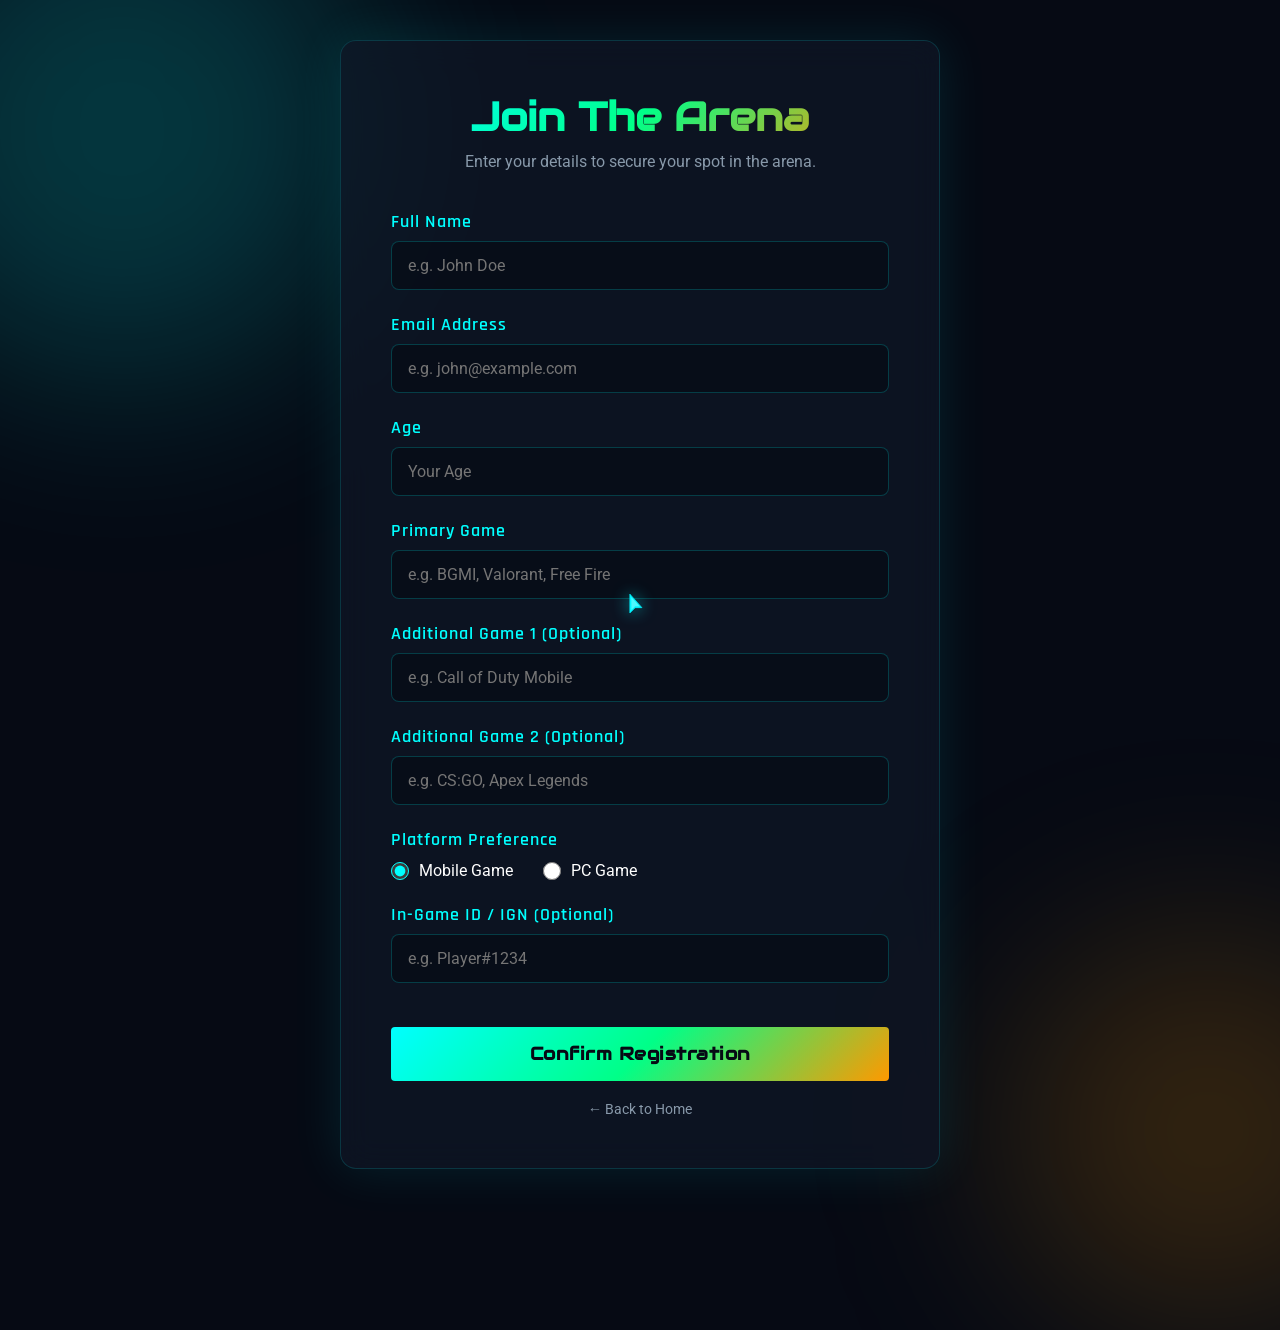
<file: register.html>
<!DOCTYPE html>
<html lang="en">

<head>
  <meta charset="UTF-8">
  <meta name="viewport" content="width=device-width, initial-scale=1.0">

  <!-- Primary Meta Tags -->
  <title>Register - Founding Member Waitlist | Squadlink</title>
  <meta name="title" content="Register - Founding Member Waitlist | Squadlink">
  <meta name="description"
    content="Join the Squadlink waitlist to become a Founding Member. Secure your early access spot on India's first gaming identity platform for esports players and creators.">
  <meta name="keywords"
    content="Squadlink registration, waitlist, gaming identity platform, esports India, gaming creators, BGMI registration, Valorant teams, find teammates, gaming community">
  <meta name="author" content="Squadlink">
  <meta name="theme-color" content="#060A14">
  <meta name="robots" content="index, follow">
  <link rel="canonical" href="https://squadlink.in/register.html">

  <!-- Open Graph / Facebook -->
  <meta property="og:type" content="website">
  <meta property="og:url" content="https://squadlink.in/register.html">
  <meta property="og:title" content="Register - Founding Member Waitlist | Squadlink">
  <meta property="og:description"
    content="Join the Squadlink waitlist to become a Founding Member. Secure your early access spot on India's first gaming identity platform for esports players and creators.">
  <meta property="og:image" content="https://squadlink.in/squadlink_logo.png">
  <meta property="og:site_name" content="Squadlink">

  <!-- Twitter -->
  <meta property="twitter:card" content="summary_large_image">
  <meta property="twitter:url" content="https://squadlink.in/register.html">
  <meta property="twitter:title" content="Register - Founding Member Waitlist | Squadlink">
  <meta property="twitter:description"
    content="Join the Squadlink waitlist to become a Founding Member. Secure your early access spot on India's first gaming identity platform for esports players and creators.">
  <meta property="twitter:image" content="https://squadlink.in/squadlink_logo.png">
  <link rel="preconnect" href="https://fonts.googleapis.com">
  <link rel="preconnect" href="https://fonts.gstatic.com" crossorigin>
  <link
    href="https://fonts.googleapis.com/css2?family=Audiowide&family=Rajdhani:wght@400;600;700&family=Roboto:wght@300;400;500;700&display=swap"
    rel="stylesheet">
  <link rel="stylesheet" href="style.css">
  <style>
    body {
      display: flex;
      justify-content: center;
      align-items: center;
      min-height: 100vh;
      background: var(--bg);
      position: relative;
    }

    .register-container {
      position: relative;
      z-index: 10;
      background: rgba(17, 24, 39, 0.7);
      backdrop-filter: blur(16px);
      -webkit-backdrop-filter: blur(16px);
      border: 1px solid var(--border);
      padding: 50px;
      border-radius: 16px;
      max-width: 600px;
      width: 90%;
      box-shadow: 0 0 50px rgba(0, 255, 255, 0.1);
      margin: 40px 0;
    }

    .register-header {
      text-align: center;
      margin-bottom: 40px;
    }

    .register-title {
      font-family: 'Audiowide', sans-serif;
      font-size: 2.5rem;
      margin-bottom: 10px;
      background: var(--grad);
      -webkit-background-clip: text;
      -webkit-text-fill-color: transparent;
      background-clip: text;
    }

    .register-sub {
      color: var(--text-mute);
      font-size: 1rem;
    }

    .form-group {
      margin-bottom: 24px;
    }

    .form-label {
      display: block;
      font-family: 'Rajdhani', sans-serif;
      font-size: 1.1rem;
      font-weight: 600;
      color: var(--cyan);
      margin-bottom: 8px;
      letter-spacing: 1px;
    }

    .form-input {
      width: 100%;
      padding: 14px 16px;
      background: rgba(6, 10, 20, 0.6);
      border: 1px solid rgba(0, 255, 255, 0.2);
      border-radius: 8px;
      color: var(--text);
      font-family: 'Roboto', sans-serif;
      font-size: 1rem;
      transition: all 0.3s ease;
      outline: none;
    }

    .form-input:focus {
      border-color: var(--cyan);
      box-shadow: 0 0 15px rgba(0, 255, 255, 0.3);
      background: rgba(6, 10, 20, 0.8);
    }

    .radio-group {
      display: flex;
      gap: 30px;
      margin-top: 10px;
    }

    .radio-label {
      display: flex;
      align-items: center;
      gap: 10px;
      cursor: pointer;
      font-family: 'Roboto', sans-serif;
      color: var(--text);
    }

    .radio-label input {
      accent-color: var(--cyan);
      width: 18px;
      height: 18px;
      cursor: pointer;
    }

    .btn-submit {
      width: 100%;
      margin-top: 20px;
      font-size: 1.1rem;
      padding: 16px;
    }

    .back-link {
      display: inline-block;
      margin-top: 20px;
      color: var(--text-mute);
      font-size: 0.9rem;
      text-align: center;
      width: 100%;
      transition: color 0.3s ease;
    }

    .back-link:hover {
      color: var(--cyan);
    }

    .status-message {
      text-align: center;
      padding: 30px 10px;
    }

    .success-message h2 {
      color: var(--green);
      font-family: 'Audiowide', sans-serif;
      margin-bottom: 10px;
    }

    .error-message {
      color: #ff4444;
      background: rgba(255, 68, 68, 0.1);
      border: 1px solid rgba(255, 68, 68, 0.3);
      border-radius: 8px;
      padding: 15px;
      margin-top: 20px;
    }

    .btn-submit:disabled {
      opacity: 0.7;
      cursor: not-allowed;
      animation: none;
      box-shadow: none;
    }
  </style>
</head>

<body>
  <!-- Custom Cursor -->
  <div class="cursor" id="cursor"></div>
  <div class="cursor-follower" id="cursorFollower"></div>

  <!-- Orb Backgrounds -->
  <div class="orb orb-cyan"
    style="width: 500px; height: 500px; top: -10%; left: -10%; animation: orbDrift 10s ease-in-out infinite;"></div>
  <div class="orb orb-orange"
    style="width: 400px; height: 400px; bottom: -10%; right: -10%; animation: orbDrift 13s ease-in-out infinite reverse;">
  </div>

  <div class="register-container scroll-reveal revealed" style="opacity: 1; transform: translateY(0);">
    <div class="register-header">
      <h1 class="register-title">Join The Arena</h1>
      <p class="register-sub">Enter your details to secure your spot in the arena.</p>
    </div>

    <form action="#" method="POST" id="registerForm">
      <div class="form-group">
        <label class="form-label" for="fullName">Full Name</label>
        <input type="text" id="fullName" name="fullName" class="form-input" placeholder="e.g. John Doe" required>
      </div>

      <div class="form-group">
        <label class="form-label" for="email">Email Address</label>
        <input type="email" id="email" name="email" class="form-input" placeholder="e.g. john@example.com" required>
      </div>

      <div class="form-group">
        <label class="form-label" for="age">Age</label>
        <input type="number" id="age" name="age" class="form-input" placeholder="Your Age" min="13" max="99" required>
      </div>

      <div class="form-group">
        <label class="form-label" for="gameName">Primary Game</label>
        <input type="text" id="gameName" name="gameName" class="form-input" placeholder="e.g. BGMI, Valorant, Free Fire"
          required>
      </div>

      <div class="form-group">
        <label class="form-label" for="additionalGame1">Additional Game 1 (Optional)</label>
        <input type="text" id="additionalGame1" name="additionalGame1" class="form-input"
          placeholder="e.g. Call of Duty Mobile">
      </div>

      <div class="form-group">
        <label class="form-label" for="additionalGame2">Additional Game 2 (Optional)</label>
        <input type="text" id="additionalGame2" name="additionalGame2" class="form-input"
          placeholder="e.g. CS:GO, Apex Legends">
      </div>

      <div class="form-group">
        <label class="form-label">Platform Preference</label>
        <div class="radio-group">
          <label class="radio-label">
            <input type="radio" name="platform" value="mobile" required checked>
            Mobile Game
          </label>
          <label class="radio-label">
            <input type="radio" name="platform" value="pc">
            PC Game
          </label>
        </div>
      </div>

      <div class="form-group">
        <label class="form-label" for="inGameId">In-Game ID / IGN (Optional)</label>
        <input type="text" id="inGameId" name="inGameId" class="form-input" placeholder="e.g. Player#1234">
      </div>

      <button type="submit" class="btn btn-primary btn-submit">
        <span class="btn-glow"></span>
        Confirm Registration
      </button>

      <a href="index.html" class="back-link">← Back to Home</a>
    </form>

    <!-- Success Message -->
    <div id="successMessage" class="status-message success-message" style="display: none;">
      <h2>Registration Successful!</h2>
      <p>Welcome to the Arena. We will be in touch soon.</p>
      <a href="index.html" class="btn btn-outline" style="margin-top: 30px;">
        <span class="btn-glow"></span>
        Return Home
      </a>
    </div>

    <!-- Error Message -->
    <div id="errorMessage" class="status-message error-message" style="display: none;">
      <p>Something went wrong submitting your registration. Please try again later.</p>
    </div>

  </div>

  <script src="script.js?v=2"></script>
  <script>
    document.getElementById('registerForm').addEventListener('submit', async function (e) {
      e.preventDefault();

      const form = e.target;
      const submitBtn = form.querySelector('.btn-submit');
      const btnText = submitBtn.innerHTML;
      const errorMessage = document.getElementById('errorMessage');
      const successMessage = document.getElementById('successMessage');

      // Hide previous error
      errorMessage.style.display = 'none';

      // Form validation check
      if (!form.checkValidity()) {
        form.reportValidity();
        return;
      }

      // Show loading state
      submitBtn.disabled = true;
      submitBtn.innerHTML = 'Submitting...';

      const formData = new FormData(form);

      // REPLACE THIS URL with your deployed Google Apps Script Web App URL
      const scriptURL = 'https://script.google.com/macros/s/AKfycbyVzG4TGYxDSdPHdZBsj47Bp8dzCnpkERIvZN5sZgVH47ycBi7vXOTgI4tT4JCQqWgM/exec';

      try {
        const response = await fetch(scriptURL, {
          method: 'POST',
          body: formData
        });

        if (response.ok) {
          form.style.display = 'none';
          successMessage.style.display = 'block';
          document.querySelector('.register-header').style.display = 'none'; // Optional: hide header for cleaner look
        } else {
          throw new Error('Network response was not ok');
        }
      } catch (error) {
        console.error('Error!', error.message);
        errorMessage.style.display = 'block';
        submitBtn.disabled = false;
        submitBtn.innerHTML = btnText;
      }
    });
  </script>
</body>

</html>
</file>
<file: style.css>
@import url('https://fonts.googleapis.com/css2?family=Audiowide&family=Rajdhani:wght@400;600;700&family=Roboto:wght@300;400;500;700&display=swap');

/* ================================================================
   CSS VARIABLES — SQUADLINK DESIGN SYSTEM
   ================================================================ */
:root {
  --cyan:       #00FFFF;
  --green:      #00FF88;
  --orange:     #FF9900;
  --yellow:     #FFD700;
  --bg:         #060A14;
  --bg2:        #0A0E1A;
  --surface:    #111827;
  --surface2:   #1a2235;
  --cyan:       #00FFFF;
  --green:      #00FF88;
  --orange:     #FF9900;
  --yellow:     #FFD700;
  --bg:         #060A14;
  --bg2:        #0A0E1A;
  --surface:    #111827;
  --surface2:   #1a2235;
  --border:     rgba(0,255,255,0.15);
  --text:       #FFFFFF;
  --text-mute:  #8899AA;
  --grad:       linear-gradient(135deg, var(--cyan), var(--green), var(--orange));
  --grad2:      linear-gradient(90deg,  var(--cyan), var(--green));
  --glow-c:     0 0 30px rgba(0,255,255,0.6);
  --glow-o:     0 0 30px rgba(255,153,0,0.6);
  --ease:       cubic-bezier(0.4, 0, 0.2, 1);
}

/* ================================================================
   RESET & BASE
   ================================================================ */
*, *::before, *::after { margin: 0; padding: 0; box-sizing: border-box; }
html { scroll-behavior: smooth; }

body {
  font-family: 'Roboto', sans-serif;
  background: var(--bg);
  color: var(--text);
  overflow-x: hidden;
}

a { text-decoration: none; color: inherit; cursor: pointer; }
button { cursor: pointer; font-family: inherit; border: none; background: none; }
img { display: block; max-width: 100%; }

/* ================================================================
   PARTICLE CANVAS
   ================================================================ */
#particleCanvas {
  position: fixed;
  top: 0; left: 0;
  width: 100%; height: 100%;
  pointer-events: none;
  z-index: 0;
  opacity: 0.6;
}

/* ================================================================
   CUSTOM CURSOR
   ================================================================ */
.cursor {
  display: none;
  position: fixed;
  width: 24px; height: 32px;
  pointer-events: none;
  z-index: 10000;
  transform: translate(0,0); /* Handled in JS exactly to follow the point */
  background: url('custom-cursor.svg') no-repeat center center;
  background-size: contain;
  filter: drop-shadow(0 0 8px rgba(0, 245, 255, 0.7));
  transition: transform 0.05s linear, scale .2s var(--ease), filter .2s var(--ease);
  will-change: transform;
}

.cursor.h-hover {
  scale: 1.25;
  filter: drop-shadow(0 0 16px rgba(0, 245, 255, 0.9)) brightness(1.2);
}

.cursor.h-active {
  scale: 0.85;
  filter: drop-shadow(0 0 4px rgba(0, 245, 255, 0.5));
}

.cursor-follower {
  display: none;
  position: fixed;
  width: 40px; height: 40px;
  border-radius: 50%;
  pointer-events: none;
  z-index: 9999;
  background: radial-gradient(circle, rgba(0, 245, 255, 0.15) 0%, transparent 70%);
  transform: translate(-50%, -50%);
  transition: transform 0.15s ease-out;
  mix-blend-mode: screen;
}

/* ================================================================
   SCROLL REVEAL ANIMATION
   ================================================================ */
.scroll-reveal {
  opacity: 0;
  transform: translateY(50px);
  transition: opacity 0.7s var(--ease), transform 0.7s var(--ease);
}
.scroll-reveal.revealed {
  opacity: 1;
  transform: translateY(0);
}

/* ================================================================
   SHARED SECTION STYLES
   ================================================================ */
.section {
  position: relative;
  padding: 120px 5vw;
  z-index: 2;
}

.section-header {
  text-align: center;
  margin-bottom: 60px;
}

.section-label {
  display: inline-block;
  font-family: 'Audiowide', sans-serif;
  font-size: .75rem;
  letter-spacing: 4px;
  text-transform: uppercase;
  color: var(--cyan);
  padding: 6px 16px;
  border: 1px solid rgba(0,255,255,0.25);
  border-radius: 2px;
  background: rgba(0,255,255,0.05);
  margin-bottom: 20px;
}

.section-title {
  font-family: 'Audiowide', sans-serif;
  font-size: clamp(2rem, 5vw, 3.5rem);
  color: var(--text);
  line-height: 1.2;
  margin-bottom: 18px;
}

.section-sub {
  font-size: 1.1rem;
  color: var(--text-mute);
  max-width: 500px;
  margin: 0 auto;
  line-height: 1.7;
}

.gradient-text {
  background: var(--grad);
  -webkit-background-clip: text;
  -webkit-text-fill-color: transparent;
  background-clip: text;
}

/* ================================================================
   BUTTONS
   ================================================================ */
.btn {
  display: inline-flex;
  align-items: center;
  justify-content: center;
  gap: 8px;
  font-family: 'Audiowide', sans-serif;
  font-size: .9rem;
  padding: 14px 34px;
  border-radius: 4px;
  position: relative;
  overflow: hidden;
  transition: transform .25s var(--ease), box-shadow .25s var(--ease);
  cursor: pointer;
  letter-spacing: .5px;
}

.btn-glow {
  position: absolute;
  inset: 0;
  background: linear-gradient(90deg, transparent, rgba(255,255,255,0.18), transparent);
  transform: translateX(-110%);
  transition: transform .5s ease;
}
.btn:hover .btn-glow { transform: translateX(110%); }

.btn-primary {
  background: var(--grad);
  color: #060A14;
  font-weight: 700;
}
.btn-primary:hover {
  transform: scale(1.05) translateY(-2px);
  box-shadow: 0 0 50px rgba(0,255,255,0.7), 0 0 100px rgba(255,153,0,0.4);
}

.btn-outline {
  border: 1.5px solid var(--cyan);
  color: var(--cyan);
  background: transparent;
}
.btn-outline:hover {
  background: rgba(0,255,255,0.08);
  box-shadow: var(--glow-c);
  transform: scale(1.05) translateY(-2px);
}

.btn-large {
  font-size: 1.1rem;
  padding: 18px 52px;
}

.btn-wide {
  width: 100%;
  max-width: 400px;
  padding: 16px;
  font-size: 1rem;
}

/* Pulse animation for primary buttons */
@keyframes btnPulse {
  0%, 100% { box-shadow: 0 0 20px rgba(0,255,255,0.4), 0 0 40px rgba(255,153,0,0.2); }
  50%       { box-shadow: 0 0 40px rgba(0,255,255,0.7), 0 0 80px rgba(255,153,0,0.4); }
}
.btn-primary { animation: btnPulse 3s ease-in-out infinite; }
.btn-primary:hover { animation: none; }

/* ================================================================
   GLO ORB HELPER
   ================================================================ */
.orb {
  position: absolute;
  border-radius: 50%;
  filter: blur(100px);
  pointer-events: none;
  z-index: 0;
}
.orb-cyan   { background: rgba(0,255,255,0.18); }
.orb-orange { background: rgba(255,153,0,0.18); }
.orb-green  { background: rgba(0,255,136,0.12); }

@keyframes orbDrift {
  0%,100% { transform: translate(0,0); }
  33%      { transform: translate(30px,-20px); }
  66%      { transform: translate(-20px,30px); }
}

/* ================================================================
   SECTION 1 — HERO
   ================================================================ */
.hero {
  min-height: 100vh;
  display: flex;
  align-items: center;
  justify-content: center;
  text-align: center;
  position: relative;
  overflow: hidden;
  padding: 0 24px;
  z-index: 1;
}

/* Perspective grid */
.hero-grid {
  position: absolute;
  inset: 0;
  background-image:
    linear-gradient(rgba(0,255,255,0.07) 1px, transparent 1px),
    linear-gradient(90deg, rgba(0,255,255,0.07) 1px, transparent 1px);
  background-size: 60px 60px;
  transform: perspective(800px) rotateX(55deg) scale(2.5) translateY(10%);
  transform-origin: bottom center;
  animation: gridScroll 12s linear infinite;
  z-index: 0;
  mask-image: linear-gradient(to bottom, transparent 0%, black 40%, black 80%, transparent 100%);
  -webkit-mask-image: linear-gradient(to bottom, transparent 0%, black 40%, black 80%, transparent 100%);
}
@keyframes gridScroll {
  0%   { background-position: 0 0; }
  100% { background-position: 0 60px; }
}

/* Orbs */
.hero .orb-cyan   { width: 600px; height: 600px; top: -10%; left: -10%; animation: orbDrift 10s ease-in-out infinite; }
.hero .orb-orange { width: 500px; height: 500px; bottom:-10%; right:-10%; animation: orbDrift 13s ease-in-out infinite reverse; }
.hero .orb-green  { width: 400px; height: 400px; top: 30%; left: 40%; animation: orbDrift 8s ease-in-out infinite 3s; }

/* Floating icons */
.float-icon {
  position: absolute;
  z-index: 3;
  pointer-events: none;
  color: var(--cyan);
  opacity: 0;
  animation: iconReveal 0.6s ease forwards, iconFloat 6s ease-in-out infinite;
}
.float-icon svg { width: 100%; height: 100%; }

.fi-1 { width: 56px; height: 56px; top: 18%; left: 8%;  color: var(--cyan);   animation-delay: 1.2s, 1.2s; animation-duration: .6s, 7s; filter: drop-shadow(0 0 12px var(--cyan)); }
.fi-2 { width: 50px; height: 50px; top: 22%; right: 9%; color: var(--orange); animation-delay: 1.4s, 1.4s; animation-duration: .6s, 5.5s; filter: drop-shadow(0 0 12px var(--orange)); }
.fi-3 { width: 44px; height: 44px; bottom: 30%; left: 12%; color: var(--green); animation-delay: 1.6s, 1.6s; animation-duration: .6s, 8s; filter: drop-shadow(0 0 12px var(--green)); }
.fi-4 { width: 38px; height: 38px; bottom: 28%; right:14%; color: var(--yellow); animation-delay: 1.8s, 1.8s; animation-duration: .6s, 6s; filter: drop-shadow(0 0 12px var(--yellow)); }
.fi-5 { width: 34px; height: 34px; top: 55%; left: 6%;  color: var(--cyan);   animation-delay: 2.0s, 2.0s; animation-duration: .6s, 9s; filter: drop-shadow(0 0 10px var(--cyan)); }

@keyframes iconReveal {
  from { opacity: 0; transform: scale(0.5); }
  to   { opacity: 0.75; transform: scale(1); }
}
@keyframes iconFloat {
  0%,100% { transform: translateY(0) rotate(-4deg); }
  50%      { transform: translateY(-18px) rotate(4deg); }
}

/* Hero content */
.hero-content {
  position: relative;
  z-index: 10;
  max-width: 800px;
  width: 100%;
  display: flex;
  flex-direction: column;
  align-items: center;
  gap: 10px;
}

.hero-logo { margin-bottom: 10px; }
#heroLogo {
  height: clamp(180px, 30vw, 360px);
  width: auto;
  object-fit: contain;
  filter: drop-shadow(0 0 40px rgba(0,255,255,0.5)) drop-shadow(0 0 80px rgba(255,153,0,0.3));
  animation: logoGlow 3s ease-in-out infinite;
}
@keyframes logoGlow {
  0%,100% { filter: drop-shadow(0 0 40px rgba(0,255,255,0.5)) drop-shadow(0 0 80px rgba(255,153,0,0.3)); }
  50%      { filter: drop-shadow(0 0 60px rgba(0,255,255,0.8)) drop-shadow(0 0 120px rgba(255,153,0,0.5)); }
}

.hero-tagline {
  font-family: 'Audiowide', sans-serif;
  font-size: clamp(1.1rem, 3vw, 1.8rem);
  color: var(--text);
  letter-spacing: 3px;
  text-transform: uppercase;
}

.hero-subtext {
  font-size: clamp(.95rem, 2vw, 1.15rem);
  color: var(--text-mute);
  line-height: 1.8;
  max-width: 480px;
}

.hero-btns {
  display: flex;
  gap: 18px;
  flex-wrap: wrap;
  justify-content: center;
  margin-top: 14px;
}

/* Reveal animations for hero children */
.reveal-hero {
  opacity: 0;
  transform: translateY(30px);
  animation: revealUp 0.8s var(--ease) forwards;
}
@keyframes revealUp {
  to { opacity: 1; transform: translateY(0); }
}

/* Scroll cue */


/* ================================================================
   SECTION 2 — VIDEO SHOWCASE
   ================================================================ */
.videos-section {
  background: linear-gradient(180deg, var(--bg) 0%, var(--bg2) 100%);
  overflow: hidden;
}

.carousel-wrapper {
  position: relative;
  display: flex;
  align-items: center;
  gap: 16px;
}

.carousel-track-outer {
  flex: 1;
  overflow-x: auto;
  scroll-behavior: smooth;
  scroll-snap-type: x mandatory;
  -ms-overflow-style: none;  /* IE and Edge */
  scrollbar-width: none;  /* Firefox */
}
.carousel-track-outer::-webkit-scrollbar {
  display: none; /* Chrome, Safari, Opera */
}

.carousel-track {
  display: flex;
  gap: 24px;
}

.carousel-btn {
  position: absolute;
  top: 50%;
  transform: translateY(-50%);
  z-index: 10;
  width: 48px; height: 48px;
  border-radius: 50%;
  background: var(--surface2);
  border: 1px solid var(--border);
  color: var(--cyan);
  display: flex; align-items: center; justify-content: center;
  transition: all .3s ease;
  cursor: pointer;
  box-shadow: 0 0 15px rgba(0,255,255,0.15);
}
.carousel-btn svg { width: 24px; height: 24px; }
.carousel-prev { left: -24px; }
.carousel-next { right: -24px; }
.carousel-btn:hover {
  background: rgba(0,255,255,0.12);
  box-shadow: var(--glow-c);
  transform: translateY(-50%) scale(1.1);
}

.video-card {
  flex: 0 0 320px;
  scroll-snap-align: start;
  border-radius: 12px;
  overflow: hidden;
  background: rgba(17, 24, 39, 0.4);
  backdrop-filter: blur(12px);
  -webkit-backdrop-filter: blur(12px);
  border: 1px solid var(--border);
  transition: transform .4s cubic-bezier(0.175, 0.885, 0.32, 1.275), box-shadow .4s ease, border-color .4s ease;
  cursor: pointer;
}
.video-card:hover {
  transform: translateY(-12px) scale(1.05);
  box-shadow: 0 25px 50px rgba(0,255,255,0.3);
  border-color: rgba(0,255,255,0.5);
}

/* Instagram-style vertical card */
.ig-card { flex: 0 0 200px; }

.video-thumb-wrapper {
  position: relative;
  aspect-ratio: 16/9;
  overflow: hidden;
  background: #0a0e1a;
}
.video-thumb-wrapper.vertical {
  aspect-ratio: 9/16;
}

.video-thumb {
  width: 100%; height: 100%;
  object-fit: cover;
  transition: transform .5s ease;
}
.video-card:hover .video-thumb { transform: scale(1.06); }

.play-overlay {
  position: absolute;
  inset: 0;
  display: flex;
  align-items: center;
  justify-content: center;
  background: linear-gradient(to bottom, rgba(6,10,20,0.2), rgba(6,10,20,0.6));
  transition: all .3s ease;
  cursor: pointer;
}
.video-card:hover .play-overlay { background: rgba(0,255,255,0.1); }
.play-btn-circle {
  width: 56px; height: 56px;
  border-radius: 50%;
  background: rgba(0,255,255,0.15);
  border: 2px solid var(--cyan);
  display: flex; align-items: center; justify-content: center;
  transition: all .3s ease;
  box-shadow: 0 0 20px rgba(0,255,255,0.35);
}
.play-btn-circle svg { width: 26px; height: 26px; color: var(--cyan); margin-left: 4px; }
.video-card:hover .play-btn-circle {
  background: rgba(0,255,255,0.3);
  transform: scale(1.15);
  box-shadow: 0 0 40px rgba(0,255,255,0.6);
}

.video-badge {
  position: absolute;
  top: 10px; left: 10px;
  font-family: 'Audiowide', sans-serif;
  font-size: .65rem;
  padding: 4px 10px;
  border-radius: 3px;
  background: rgba(6,10,20,0.8);
  border: 1px solid rgba(255,0,0,0.5);
  color: #FF4444;
  letter-spacing: 1px;
}
.ig-badge { border-color: rgba(193,53,132,0.5); color: #C1358D; }

.ig-overlay {
  position: absolute;
  bottom: 0; left: 0; right: 0;
  padding: 10px;
  background: linear-gradient(to top, rgba(6,10,20,0.9), transparent);
  font-size: .7rem;
  color: var(--text-mute);
}

.video-meta { padding: 14px 16px; }
.video-title { font-family: 'Rajdhani', sans-serif; font-weight: 700; font-size: 1rem; color: var(--text); margin-bottom: 4px; }
.video-sub   { font-size: .78rem; color: var(--text-mute); }

/* ================================================================
   VIDEO MODAL
   ================================================================ */
.video-modal-overlay {
  position: fixed;
  inset: 0;
  background: rgba(0,0,0,0.9);
  z-index: 9999;
  display: flex;
  align-items: center;
  justify-content: center;
  opacity: 0;
  pointer-events: none;
  transition: opacity .3s ease;
  backdrop-filter: blur(10px);
}
.video-modal-overlay.open {
  opacity: 1;
  pointer-events: all;
}
.video-modal {
  position: relative;
  width: min(90vw, 900px);
  max-height: 90vh;
  border-radius: 12px;
  overflow: hidden;
  border: 1px solid var(--border);
  box-shadow: 0 0 80px rgba(0,255,255,0.25);
}
.modal-close {
  position: absolute;
  top: 12px; right: 12px;
  z-index: 10;
  width: 36px; height: 36px;
  border-radius: 50%;
  background: rgba(0,0,0,0.7);
  border: 1px solid var(--border);
  color: var(--text);
  display: flex; align-items: center; justify-content: center;
  cursor: pointer;
  transition: all .2s ease;
}
.modal-close svg { width: 18px; height: 18px; }
.modal-close:hover { background: rgba(255,0,0,0.3); border-color: rgba(255,0,0,0.5); color: #FF4444; }
.modal-iframe-wrap { position: relative; padding-top: 56.25%; background: #000; }
.modal-iframe-wrap iframe {
  position: absolute;
  inset: 0;
  width: 100%; height: 100%;
  border: none;
}

/* ================================================================
   SECTION 3 — CORE IDEAS
   ================================================================ */
.ideas-section {
  background: var(--bg2);
  overflow: hidden;
}

.ideas-bg-text {
  position: absolute;
  top: 50%;
  left: 50%;
  transform: translate(-50%, -50%);
  font-family: 'Audiowide', sans-serif;
  font-size: clamp(5rem, 18vw, 16rem);
  color: rgba(0,255,255,0.03);
  white-space: nowrap;
  pointer-events: none;
  user-select: none;
  z-index: 0;
  letter-spacing: 2px;
}

.ideas-grid {
  position: relative;
  z-index: 2;
  display: grid;
  grid-template-columns: repeat(2, 1fr);
  gap: 2px;
  max-width: 1100px;
  margin: 0 auto;
}

.idea-item {
  padding: 60px 50px;
  border: 1px solid rgba(0,255,255,0.06);
  background: linear-gradient(135deg, rgba(17,24,39,0.9) 0%, rgba(10,14,26,0.95) 100%);
  transition: all .4s cubic-bezier(0.175, 0.885, 0.32, 1.275);
  position: relative;
  overflow: hidden;
}
.idea-item:hover { border-color: rgba(0,255,255,0.4); transform: scale(1.05) translateY(-5px); }
.idea-item::before {
  content: '';
  position: absolute;
  inset: 0;
  background: var(--grad);
  opacity: 0;
  transition: opacity .35s ease;
  z-index: 0;
}
.idea-item:hover { border-color: rgba(0,255,255,0.3); transform: scale(1.01); }
.idea-item:hover::before { opacity: 0.04; }

.idea-num {
  display: block;
  font-family: 'Audiowide', sans-serif;
  font-size: .8rem;
  color: var(--cyan);
  letter-spacing: 3px;
  margin-bottom: 16px;
  position: relative; z-index: 1;
}

.idea-text {
  font-family: 'Rajdhani', sans-serif;
  font-size: clamp(1.8rem, 3.5vw, 2.8rem);
  font-weight: 700;
  line-height: 1.15;
  color: var(--text);
  margin-bottom: 14px;
  position: relative; z-index: 1;
}
.idea-text em {
  font-style: normal;
  background: var(--grad);
  -webkit-background-clip: text;
  -webkit-text-fill-color: transparent;
  background-clip: text;
}

.idea-desc {
  font-size: .95rem;
  color: var(--text-mute);
  line-height: 1.7;
  position: relative; z-index: 1;
}

/* ================================================================
   SECTION 3.5 — BUILT FOR EVERY INDIAN GAMER
   ================================================================ */
.built-for-section {
  background: var(--bg2);
}
.built-for-grid {
  display: grid;
  grid-template-columns: repeat(2, 1fr);
  gap: 24px;
  max-width: 1100px;
  margin: 0 auto;
}
.built-card {
  padding: 50px 40px;
  border-radius: 12px;
  border: 1px solid rgba(0,255,255,0.1);
  background: linear-gradient(135deg, rgba(17,24,39,0.7) 0%, rgba(10,14,26,0.85) 100%);
  transition: all .4s cubic-bezier(0.175, 0.885, 0.32, 1.275);
  position: relative;
  overflow: hidden;
}
.built-card:hover {
  border-color: rgba(0,255,255,0.4);
  transform: translateY(-5px) scale(1.02);
  box-shadow: 0 15px 30px rgba(0,255,255,0.1);
}
.built-title {
  font-family: 'Rajdhani', sans-serif;
  font-size: clamp(1.6rem, 2.5vw, 2.2rem);
  font-weight: 700;
  color: var(--text);
  margin-bottom: 12px;
}
.built-desc {
  font-size: 1rem;
  color: var(--text-mute);
  line-height: 1.7;
}

/* ================================================================
   SECTION 4 — COUNTDOWN
   ================================================================ */
.countdown-section {
  background: var(--bg);
  text-align: center;
  overflow: hidden;
}

.countdown-bg-glow {
  position: absolute;
  top: 50%; left: 50%;
  transform: translate(-50%, -50%);
  width: 600px; height: 300px;
  background: radial-gradient(ellipse, rgba(0,255,255,0.1) 0%, transparent 70%);
  pointer-events: none;
}

/* ================================================================
   SECTION 5 — SOCIAL
   ================================================================ */
.social-section {
  background: linear-gradient(180deg, var(--bg2) 0%, var(--bg) 100%);
}

.social-cards {
  display: flex;
  gap: 28px;
  justify-content: center;
  flex-wrap: wrap;
}

.social-card {
  position: relative;
  overflow: hidden;
  display: flex;
  align-items: center;
  gap: 24px;
  padding: 36px 48px;
  border-radius: 12px;
  border: 1px solid var(--border);
  background: var(--surface);
  transition: transform .3s ease, border-color .3s ease, box-shadow .3s ease;
  min-width: 300px;
  cursor: pointer;
}

.social-card-glow {
  position: absolute;
  inset: 0;
  opacity: 0;
  transition: opacity .35s ease;
  border-radius: 12px;
}

.social-ig .social-card-glow  { background: radial-gradient(ellipse at 20% 50%, rgba(193,53,132,0.15) 0%, transparent 70%); }
.social-yt .social-card-glow  { background: radial-gradient(ellipse at 20% 50%, rgba(255,0,0,0.15) 0%, transparent 70%); }

.social-ig:hover { border-color: rgba(193,53,132,0.6); box-shadow: 0 0 50px rgba(193,53,132,0.3); }
.social-yt:hover { border-color: rgba(255,0,0,0.6);   box-shadow: 0 0 50px rgba(255,0,0,0.3); }
.social-card:hover { transform: translateY(-10px) scale(1.05); }
.social-card:hover .social-card-glow { opacity: 1; }

.social-icon {
  flex-shrink: 0;
  width: 56px; height: 56px;
  display: flex; align-items: center; justify-content: center;
  border-radius: 50%;
  position: relative; z-index: 1;
}
.social-ig .social-icon { background: linear-gradient(135deg, #f09433, #e6683c, #dc2743, #cc2366, #bc1888); }
.social-yt .social-icon { background: #FF0000; }
.social-icon svg { width: 28px; height: 28px; color: #fff; }

.social-info { position: relative; z-index: 1; }
.social-platform { font-family: 'Audiowide', sans-serif; font-size: .75rem; letter-spacing: 3px; text-transform: uppercase; color: var(--text-mute); margin-bottom: 4px; }
.social-handle   { font-family: 'Rajdhani', sans-serif; font-size: 1.3rem; font-weight: 700; color: var(--text); margin-bottom: 8px; }
.social-action   { font-size: .85rem; color: var(--cyan); letter-spacing: 1px; }
.social-ig .social-action { color: #E1306C; }
.social-yt .social-action { color: #FF4444; }

/* ================================================================
   SECTION 6 — WAITLIST
   ================================================================ */
.waitlist-section {
  background: var(--bg2);
  display: flex;
  align-items: center;
  justify-content: center;
}

.waitlist-card {
  position: relative;
  overflow: hidden;
  background: var(--surface);
  border: 1px solid var(--border);
  border-radius: 16px;
  padding: 64px 56px;
  max-width: 700px;
  width: 100%;
  text-align: center;
}

.waitlist-glow {
  position: absolute;
  top: -60px; left: 50%;
  transform: translateX(-50%);
  width: 400px; height: 200px;
  background: radial-gradient(ellipse, rgba(0,255,136,0.2) 0%, transparent 70%);
  pointer-events: none;
}

.waitlist-title { margin-bottom: 10px; }

.waitlist-actions {
  margin-top: 40px;
  display: flex;
  justify-content: center;
  gap: 20px;
  flex-wrap: wrap;
}


/* ================================================================
   SECTION 7 — FINALE
   ================================================================ */
.finale-section {
  min-height: 80vh;
  display: flex;
  flex-direction: column;
  align-items: center;
  justify-content: center;
  text-align: center;
  overflow: hidden;
  padding: 120px 5vw 0;
  background: var(--bg);
}

.finale-orb-left  { width: 500px; height: 500px; top: 10%; left: -15%; animation: orbDrift 11s ease-in-out infinite; }
.finale-orb-right { width: 400px; height: 400px; bottom: 20%; right: -12%; animation: orbDrift 9s ease-in-out infinite reverse; }

.finale-content {
  position: relative;
  z-index: 2;
  display: flex;
  flex-direction: column;
  align-items: center;
  gap: 20px;
}

.finale-logo { margin-bottom: 8px; }
#finaleLogo {
  height: clamp(140px, 22vw, 260px);
  width: auto;
  object-fit: contain;
  filter: drop-shadow(0 0 50px rgba(0,255,255,0.6)) drop-shadow(0 0 100px rgba(255,153,0,0.4));
  animation: logoGlow 2.5s ease-in-out infinite;
}

.finale-tagline {
  font-family: 'Audiowide', sans-serif;
  font-size: clamp(1.5rem, 4vw, 3rem);
  background: var(--grad);
  -webkit-background-clip: text;
  -webkit-text-fill-color: transparent;
  background-clip: text;
  letter-spacing: 4px;
  text-transform: uppercase;
  animation: taglinePulse 3s ease-in-out infinite;
}
@keyframes taglinePulse {
  0%,100% { filter: brightness(1); }
  50%      { filter: brightness(1.3); }
}

.finale-sub {
  font-size: 1rem;
  color: var(--text-mute);
  letter-spacing: 1px;
}

/* Footer */
.footer {
  width: 100%;
  text-align: center;
  padding: 30px 20px;
  margin-top: 80px;
  border-top: 1px solid var(--border);
  font-size: .82rem;
  color: var(--text-mute);
  letter-spacing: .5px;
}

/* ================================================================
   RESPONSIVE
   ================================================================ */
@media (max-width: 768px) {
  .section { padding: 80px 6vw; }

  .ideas-grid, .built-for-grid { grid-template-columns: 1fr; }
  .idea-item  { padding: 40px 32px; }
  .built-card { padding: 36px 28px; }

  .form-row { flex-direction: column; }

  .waitlist-card { padding: 44px 28px; }

  .countdown-sep { display: none; }
  .countdown-grid { gap: 16px 6px; }
  .countdown-num { font-size: clamp(2.5rem, 14vw, 4.5rem); width: clamp(90px, 22vw, 140px); padding: 14px 6px; }

  .carousel-btn.carousel-prev { left: -10px; }
  .carousel-btn.carousel-next { right: -10px; }

  .social-card { min-width: unset; width: 100%; }

  .fi-3, .fi-4, .fi-5 { display: none; }

  .hero-btns { flex-direction: column; align-items: center; }
}

@media (max-width: 480px) {
  .hero-grid { transform: perspective(600px) rotateX(55deg) scale(3) translateY(15%); }
  .video-card { flex: 0 0 260px; }
  .ig-card    { flex: 0 0 160px; }
  .ideas-grid { grid-template-columns: 1fr; }
}

/* ================================================================
   CUSTOM CURSOR DESKTOP SHOW / HIDE CONTROLLER
   ================================================================ */
@media (min-width: 1025px) and (hover: hover) and (pointer: fine) {
  .cursor,
  .cursor-follower {
    display: block;
  }
  body,
  a,
  button,
  .btn,
  .carousel-btn,
  .video-card,
  .play-overlay,
  .social-card,
  .modal-close {
    cursor: none;
  }
}
</file>
